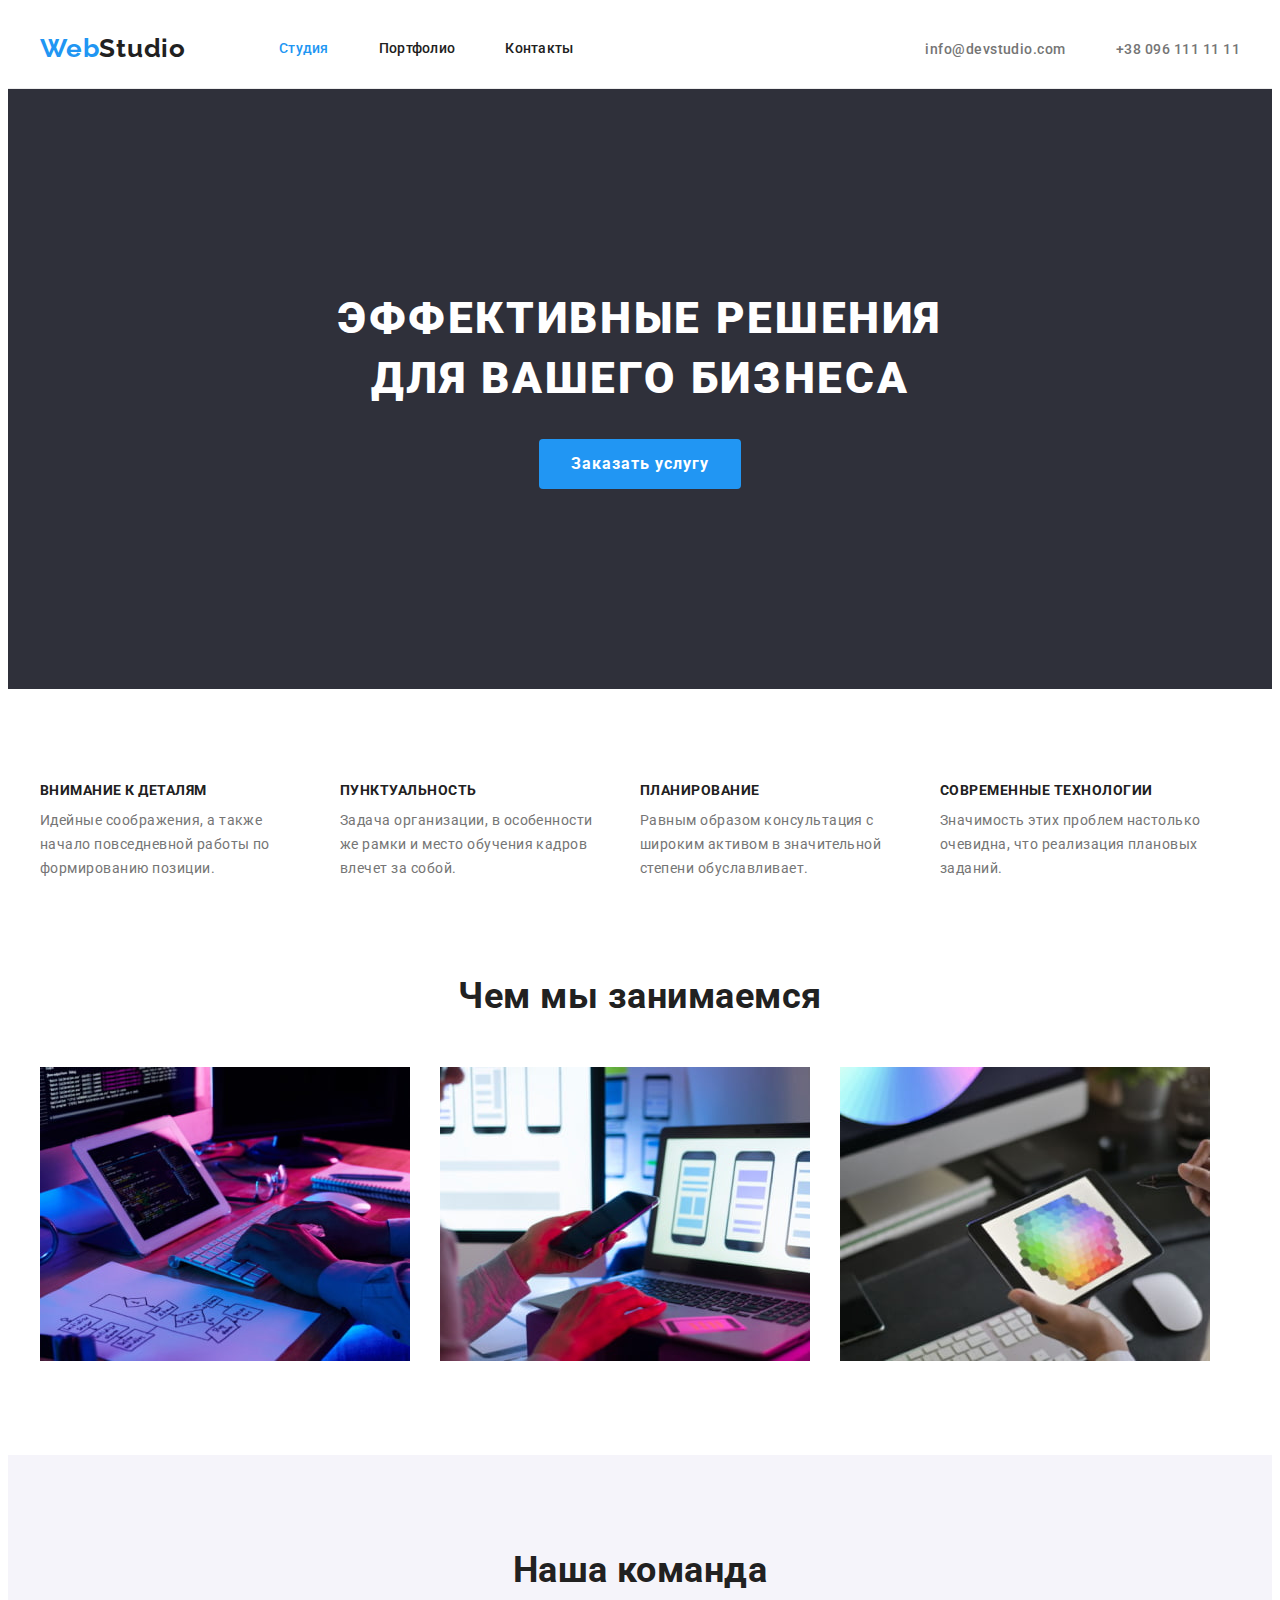
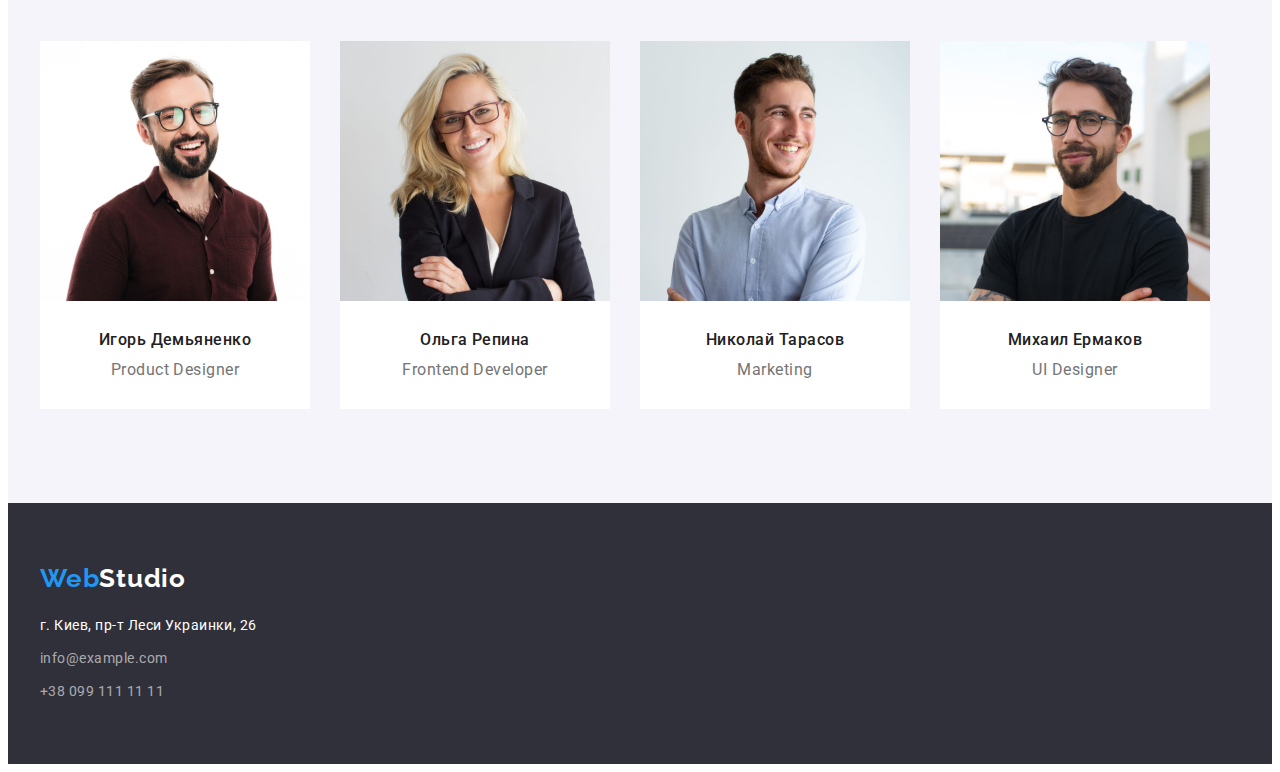
<file: index.html>
<!DOCTYPE html>
<html lang="ru">

<head>

   <meta charset="UTF-8">
   <meta http-equiv="X-UA-Compatible" content="IE=edge">
   <meta name="viewport" content="width=device-width, initial-scale=1.0">
   <title>Document</title>
   <link rel="preconnect" href="https://fonts.googleapis.com">
   <link rel="preconnect" href="https://fonts.gstatic.com" crossorigin>
   <link
      href="https://fonts.googleapis.com/css2?family=Raleway:wght@700&family=Roboto:wght@400;500;700;900&display=swap"
      rel="stylesheet">
   <link rel="stylesheet" href="https://cdnjs.cloudflare.com/ajax/libs/modern-normalize/1.1.0/modern-normalize.min.css"
      integrity="sha512-wpPYUAdjBVSE4KJnH1VR1HeZfpl1ub8YT/NKx4PuQ5NmX2tKuGu6U/JRp5y+Y8XG2tV+wKQpNHVUX03MfMFn9Q=="
      crossorigin="anonymous" referrerpolicy="no-referrer">
   <link rel="stylesheet" type="text/css" href="./css/styles.css">
</head>

<body class="page">
   <!-- HEADER-studio-sitenav -->
   <header class="page-header">
      <div class="page-header-comtent container">
         <nav class="logo-nav-content">
            <a href="" class="logo">Web<span>Studio</span></a>
            <ul class="site-nav list">
               <li><a href="" class="click current">Студия</a></li>
               <li><a href="./portfolio.html" class="click">Портфолио</a></li>
               <li><a href="" class="click">Контакты</a></li>
            </ul>
         </nav>
         <ul class="auth-nav list">
            <li><a href="mailto:info@devstudio.com" class="click">info@devstudio.com</a></li>
            <li><a href="tel:+380961111111" class="click">+38 096 111 11 11</a></li>
         </ul>
      </div>
   </header>

   <main>
      <!-- hero -->
      <section class="hero">
         <div class="hero-content container">
            <h1 class="hero-title">Эффективные решения<br>
               для вашего бизнеса</h1>
            <button type="button">Заказать услугу</button>
         </div>
      </section>
      <!-- declaration -->

      <section class="declaration section">
         <div class="declaration-text container">
            <ul class="declaration-list list">
               <li>
                  <h3>Внимание к деталям</h3>
                  <p>Идейные соображения, а также начало повседневной работы по формированию позиции.</p>
               </li>
               <li>
                  <h3>Пунктуальность</h3>
                  <p>Задача организации, в особенности же рамки и место обучения кадров влечет за собой.</p>
               </li>
               <li>
                  <h3>Планирование</h3>
                  <p>Равным образом консультация с широким активом в значительной степени обуславливает.</p>
               </li>
               <li>
                  <h3>Современные технологии</h3>
                  <p>Значимость этих проблем настолько очевидна, что реализация плановых заданий.</p>
               </li>
            </ul>
         </div>

      </section>
      <!-- work -->
      <section class="work section">
         <div class="work-content container">
            <h2 class="work-title">Чем мы занимаемся</h2>
            <ul class="work-images list">
               <li>
                  <img src="./images/box-1.jpg" alt="человек использует настольный ПК" width="370" height="294">
               </li>
               <li>
                  <img src="./images/box-2.jpg" alt="человек использует смартфон" width="370" height="294">
               </li>
               <li>
                  <img src="./images/box-3.jpg" alt="человек работает на планшете" width="370" height="294">
               </li>
            </ul>
         </div>

      </section>

      <!-- our team -->
      <section class="our-team section">
         <div class="our-team-content container">
            <h2 class="our-team-title">Наша команда</h2>
            <ul class="team-img list">
               <li>
                  <img src="./images/i.demjnenko.jpg" alt="личное фото-игорь демьяненко" width="270" height="260">
                  <div class="team-img-text">
                     <h3>Игорь Демьяненко</h3>
                     <p lang="en">Product Designer</p>
                  </div>
               </li>
               <li>
                  <img src="./images/o.repina.jpg" alt="личное фото-ольга репина" width="270" height="260">
                  <div class="team-img-text">
                     <h3>Ольга Репина</h3>
                     <p lang="en">Frontend Developer</p>
                  </div>
               </li>
               <li>
                  <img src="./images/n.tarasov.jpg" alt="личное фото-николай тарасов" width="270" height="260">
                  <div class="team-img-text">
                     <h3>Николай Тарасов</h3>
                     <p lang="en">Marketing</p>
                  </div>
               </li>
               <li>
                  <img src="./images/m.ermakov.jpg" alt="личное фото-михаил ермаков" width="270" height="260">
                  <div class="team-img-text">
                     <h3>Михаил Ермаков</h3>
                     <p lang="en">UI Designer</p>
                  </div>
               </li>
            </ul>
         </div>

      </section>
   </main>
   <!-- footer -->
   <footer>
      <div class="fotor-content container">
         <a href="" class="logo-footer">Web<span>Studio</span></a>
         <address class="adress-footer">
            <ul class="contact-footer list">
               <li><a href="https://www.google.com.ua/maps/search/%D0%B3.+%D0%9A%D0%B8%D0%B5%D0%B2,+%D0%BF%D1%80-%D1%82+%D0%9B%D0%B5%D1%81%D0%B8+%D0%A3%D0%BA%D1%80%D0%B0%D0%B8%D0%BD%D0%BA%D0%B8,+26/@50.4262396,30.5361652,17.26z?hl=ru"
                     class="address-map" target="_blank" rel="noreferrer noopener">г. Киев, пр-т Леси Украинки,
                     26</a></li>
               <li><a href="mailto:info@example.com" class="click">info@example.com</a></li>
               <li><a href="tel:+380991111111" class="click">+38 099 111 11 11</a></li>
            </ul>
         </address>
      </div>
   </footer>
</body>


</html>
</file>
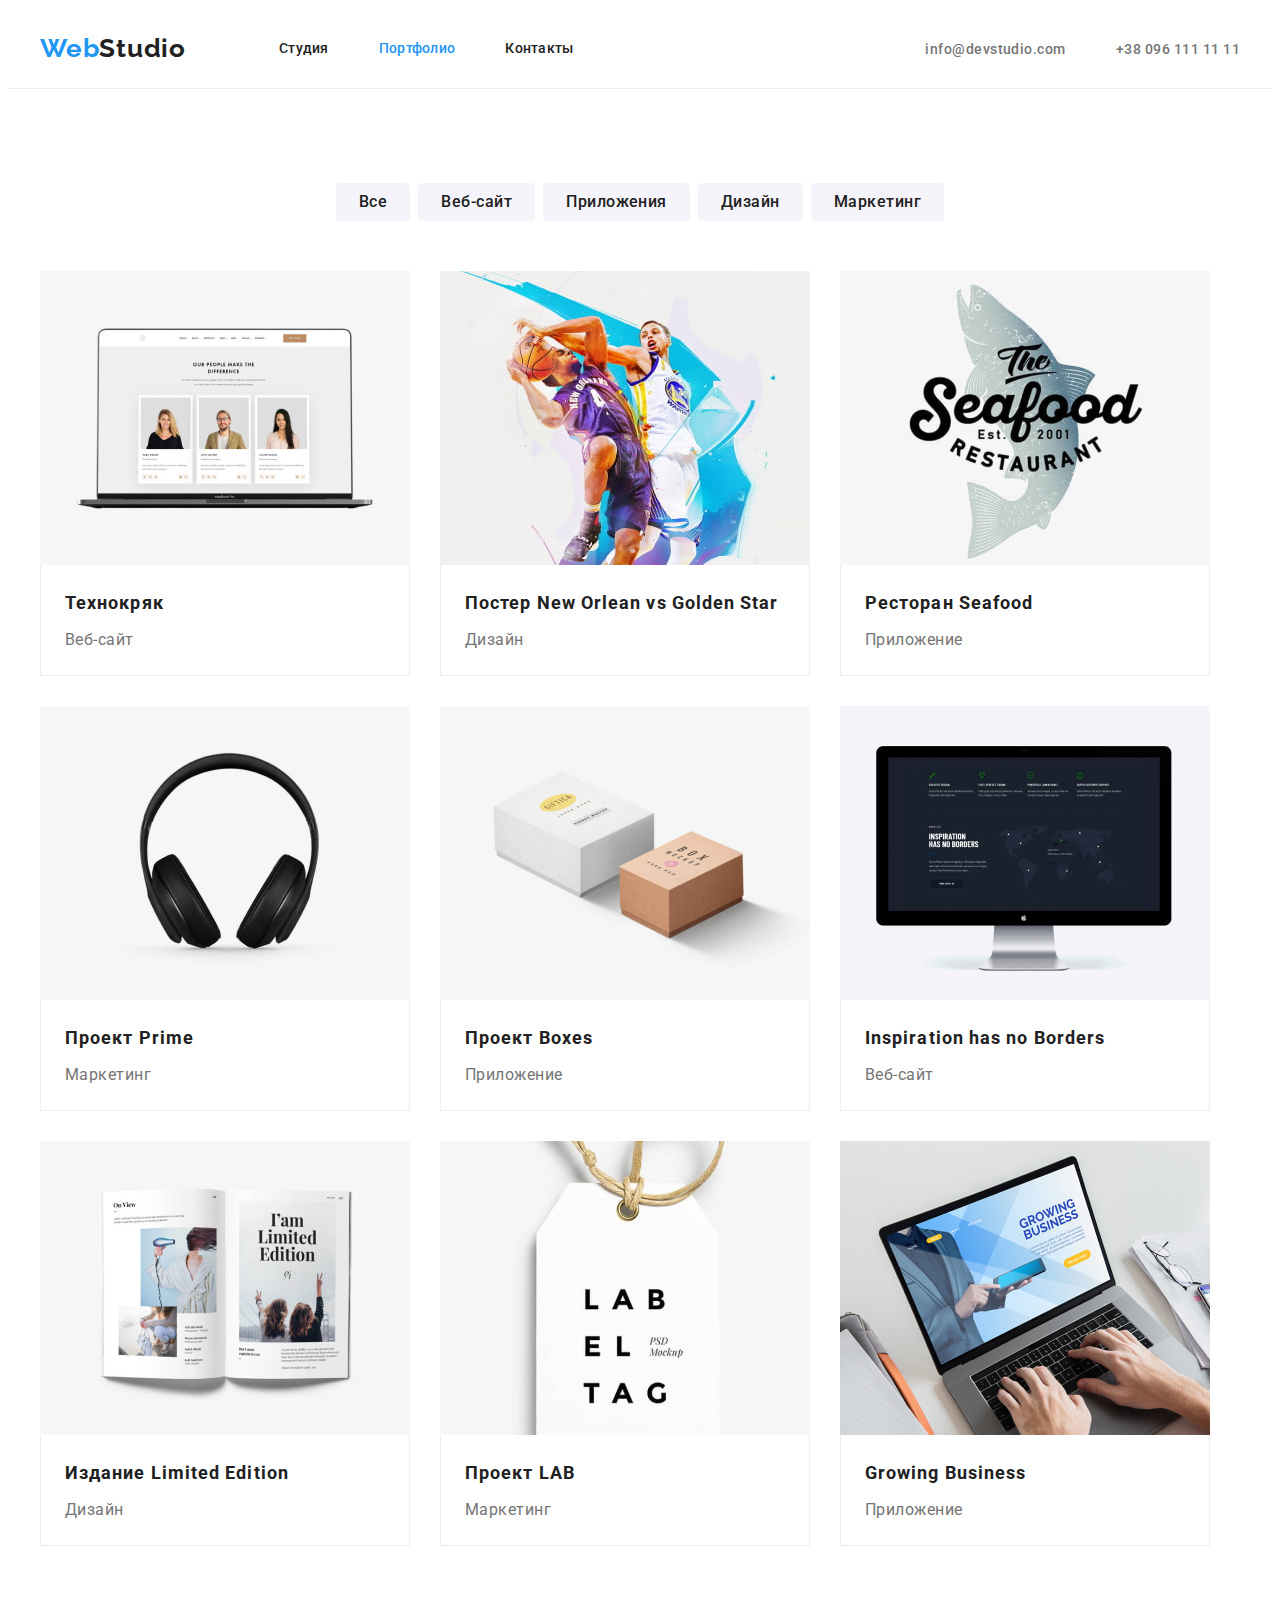
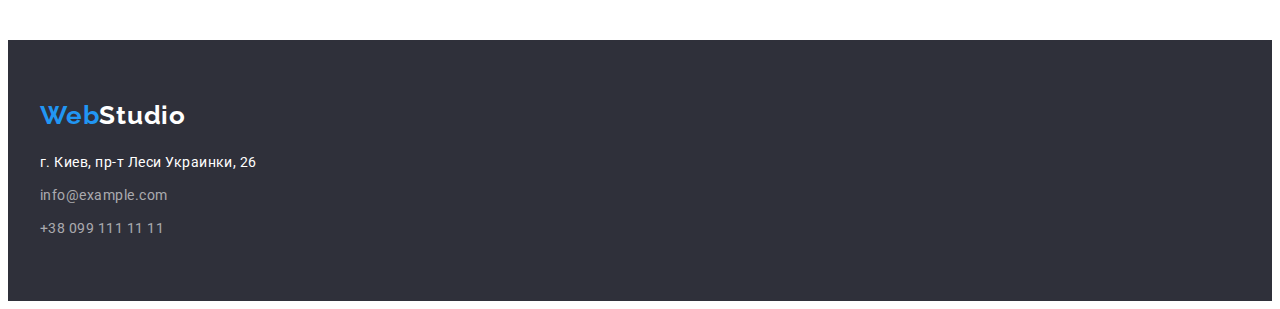
<file: portfolio.html>
<!DOCTYPE html>
<html lang="ru">

<head>
   <meta charset="UTF-8">
   <meta http-equiv="X-UA-Compatible" content="IE=edge">
   <meta name="viewport" content="width=device-width, initial-scale=1.0">
   <title>Document</title>
   <link rel="preconnect" href="https://fonts.googleapis.com">
   <link rel="preconnect" href="https://fonts.gstatic.com" crossorigin>
   <link
      href="https://fonts.googleapis.com/css2?family=Raleway:wght@700&family=Roboto:wght@400;500;700;900&display=swap"
      rel="stylesheet">
   <link rel="stylesheet" href="https://cdnjs.cloudflare.com/ajax/libs/modern-normalize/1.1.0/modern-normalize.min.css"
      integrity="sha512-wpPYUAdjBVSE4KJnH1VR1HeZfpl1ub8YT/NKx4PuQ5NmX2tKuGu6U/JRp5y+Y8XG2tV+wKQpNHVUX03MfMFn9Q=="
      crossorigin="anonymous" referrerpolicy="no-referrer">
   <link rel="stylesheet" type="text/css" href="./css/styles.css">
</head>

<body class="page">
   <!-- HEADER-studio-sitenav -->
   <header class="page-header">
      <div class="page-header-comtent container">
         <nav class="logo-nav-content">
            <a href="" class="logo">Web<span>Studio</span></a>
            <ul class="site-nav list">
               <li><a href="./index.html" class="click">Студия</a></li>
               <li><a href="" class="click current">Портфолио</a></li>
               <li><a href="" class="click">Контакты</a></li>
            </ul>
         </nav>
         <ul class="auth-nav list">
            <li><a href="mailto:info@devstudio.com" class="click">info@devstudio.com</a></li>
            <li><a href="tel:+380961111111" class="click">+38 096 111 11 11</a></li>
         </ul>
      </div>
   </header>
   <!-- portfolio -->
   <main>
      <section class="portfolio section">
         <div class="portfolio-content container">
            <!--скрытый заголовок <h1>Портфолио</h1> -->
            <h1 class="visually-hidden">Портфолио</h1>
            <!-- button-menu -->
            <ul class="portfolio-menu list">
               <li>
                  <button type="button" class="button-menu old-menu">Все</button>
               </li>
               <li>
                  <button type="button" class="button-menu web-menu">Веб-сайт</button>
               </li>
               <li>
                  <button type="button" class="button-menu applic-menu">Приложения</button>
               </li>
               <li>
                  <button type="button" class="button-menu desing-menu">Дизайн</button>
               </li>
               <li>
                  <button type="button" class="button-menu market-menu">Маркетинг</button>
               </li>
            </ul>
            <!-- portfolio-list -->
            <div class="portfolio-flex">
               <ul class="portfolio-site list">
                  <li class="flex-elements">
                     <a href="">
                        <img src="./images/технокряк.jpg" alt="изображение монитора с сайтом" width="370" height="294">
                        <div class="flex-elements-text">
                           <h3>Технокряк</h3>
                           <p>Веб-сайт</p>
                        </div>
                     </a>
                  </li>
                  <li class="flex-elements">
                     <a href="">
                        <img src="./images/постер.jpg" alt="два игрока играют в баскетбол" width="370" height="294">
                        <div class="flex-elements-text">
                           <h3>Постер <span lang="en">New Orlean vs Golden Star</span></h3>
                           <p>Дизайн</p>
                        </div>
                     </a>
                  </li>
                  <li class="flex-elements">
                     <a href="">
                        <img src="./images/ресторан.jpg" alt="логотип ресторана" width="370" height="294">
                        <div class="flex-elements-text">
                           <h3>Ресторан Seafood</h3>
                           <p>Приложение</p>
                        </div>
                     </a>
                  </li>
                  <li class="flex-elements">
                     <a href="">
                        <img src="./images/проект-прайм.jpg" alt="изображение наушников" width="370" height="294">
                        <div class="flex-elements-text">
                           <h3>Проект Prime</h3>
                           <p>Маркетинг</p>
                        </div>
                     </a>
                  </li>
                  <li class="flex-elements">
                     <a href="">
                        <img src="./images/проект-боксез.jpg" alt="изображение двух коробок" width="370" height="294">
                        <div class="flex-elements-text">
                           <h3>Проект Boxes</h3>
                           <p>Приложение</p>
                        </div>
                     </a>
                  </li>
                  <li class="flex-elements">
                     <a href="">
                        <img src="./images/инспирейшн.jpg" alt="изображение монитора с сайтом" width="370" height="294">
                        <div class="flex-elements-text">
                           <h3 lang="en">Inspiration has no Borders</h3>
                           <p>Веб-сайт</p>
                        </div>
                     </a>
                  </li>
                  <li class="flex-elements">
                     <a href="">
                        <img src="./images/издание.jpg" alt="раскрытый журнал" width="370" height="294">
                        <div class="flex-elements-text">
                           <h3>Издание Limited Edition</h3>
                           <p>Дизайн</p>
                        </div>
                     </a>
                  </li>
                  <li class="flex-elements">
                     <a href="">
                        <img src="./images/проект-лаб.jpg" alt="изображение бейджа" width="370" height="294">
                        <div class="flex-elements-text">
                           <h3>Проект LAB</h3>
                           <p>Маркетинг</p>
                        </div>
                     </a>
                  </li>
                  <li class="flex-elements">
                     <a href="">
                        <img src="./images/браунинг.jpg" alt="человек работает на ноутбуке" width="370" height="294">
                        <div class="flex-elements-text">
                           <h3 lang="en">Growing Business</h3>
                           <p>Приложение</p>
                        </div>
                     </a>
                  </li>
               </ul>
            </div>
         </div>
      </section>
   </main>
   <footer>
      <div class="fotor-content container">
         <a href="" class="logo-footer">Web<span>Studio</span></a>
         <address class="adress-footer">
            <ul class="contact-footer list">
               <li><a href="https://www.google.com.ua/maps/search/%D0%B3.+%D0%9A%D0%B8%D0%B5%D0%B2,+%D0%BF%D1%80-%D1%82+%D0%9B%D0%B5%D1%81%D0%B8+%D0%A3%D0%BA%D1%80%D0%B0%D0%B8%D0%BD%D0%BA%D0%B8,+26/@50.4262396,30.5361652,17.26z?hl=ru"
                     class="address-map" target="_blank" rel="noreferrer noopener">г. Киев, пр-т Леси Украинки,
                     26</a></li>
               <li><a href="mailto:info@example.com" class="click">info@example.com</a></li>
               <li><a href="tel:+380991111111" class="click">+38 099 111 11 11</a></li>
            </ul>
         </address>
      </div>
   </footer>
</body>

</html>
</file>
<file: css/styles.css>
:root {
   --primary-text-color: #757575;
   --title-text-color: #212121;
   --accent-color: #FFFFFF;
   --logo-color: #2196F3;
   --body-background-color: #FFFFFF;
   --logo-background-color: #2196F3;
   --section-background: #2F303A;
   --button-back-color: #F5F4FA;
   --accent-footer-color: #FFFFFF99;
   --logo-background-click: #188CE8;
}

/* -------переменные----------- */
/* основной цвет color: #757575; */
/* вторичный цвет color: #212121; */
/* цвет прозрачный color: rgba(255, 255, 255, 0.6); */
/* белый цвет color: #FFFFFF; */
/* цвет лого color: #2196F3; */
/* черный цвет  color: #000000;*/

/* Обнуление margin и padding*/
h1,
h2,
h3,
h4,
h5,
h6,
p,
ul {
   margin: 0px;
   padding: 0px;
}

/* ----------BODY------------- */
body {
   background-color: var(--body-background-color);
   color: var(--primary-text-color);
   font-family: Roboto, sans-serif;
   font-weight: 400;
   letter-spacing: 0.03em;
}

/* outline: 2px solid tomato; */

.container {
   margin-left: auto;
   margin-right: auto;
   width: 1200px;
   padding-left: 15px;
   padding-right: 15px;
}

.section {
   padding-top: 94px;
   padding-bottom: 94px;
}

.list {
   list-style: none;
}

a {
   text-decoration: none;
}

img {
   display: block;
}

/*------------HEADER----------- */
/* -----------studio----------- */
.page-header {
   border-bottom: 1px solid #ECECEC
}

.page-header-comtent {
   display: flex;
}

.logo {
   color: var(--logo-color);
   font-family: Raleway, sans-serif;
   font-weight: 700;
   font-size: 26px;
   line-height: 1.19;
   letter-spacing: 0.03em;
}

.logo span {
   color: var(--title-text-color);
}

.logo-nav-content {
   display: flex;
   align-items: center;
}

/*------------ Sitenav---------- */
.site-nav {
   display: flex;
   margin-left: 93px;
}

.site-nav a {
   display: block;
   padding-top: 32px;
   padding-bottom: 32px;
}

.site-nav li:not(:last-child) {
   margin-right: 50px;
}

.site-nav .click {
   color: var(--title-text-color);
   font-weight: 500;
   font-size: 14px;
   line-height: 1.17;
   letter-spacing: 0.02em;
}

.site-nav .click:hover,
.site-nav .click:focus {
   color: var(--logo-color);
}

.site-nav .click.current {
   color: var(--logo-color);
}

.auth-nav {
   display: flex;
   align-items: center;
   margin-left: auto;
}


.auth-nav li:not(:last-child) {
   margin-right: 50px;
}

.auth-nav .click {
   color: var(--primary-text-color);
   font-weight: 500;
   font-size: 14px;
   line-height: 1.17;
}

.auth-nav .click:hover,
.auth-nav .click:focus {
   color: var(--logo-color);
}

/* --------------hero------------- */
.hero {
   background-color: var(--section-background);
   text-align: center;
   padding-top: 200px;
   padding-bottom: 200px;
}

.hero-title {
   color: var(--accent-color);
   font-weight: 900;
   font-size: 44px;
   line-height: 1.36;
   letter-spacing: 0.06em;
   text-transform: uppercase;
   margin-bottom: 30px;
}

button {
   font-family: inherit;
   cursor: pointer;
   font-size: 16px;
   border: 1px solid transparent;
}


.hero button {
   background-color: var(--logo-background-color);
   color: var(--accent-color);
   font-weight: 700;
   border-radius: 4px;
   line-height: 1.87;
   letter-spacing: 0.06em;
   height: 50px;
   min-width: 200px;
   padding-left: 31px;
   padding-right: 31px;
}

.hero button:hover,
.hero button:focus {
   background-color: var(--logo-background-click);
}

/*------------ declaration--------- */

.declaration {
   padding-bottom: 0px;
}

.declaration-list {
   display: flex;
}

.declaration-list li {
   width: 270px;
}

.declaration-list li:not(:last-child) {
   margin-right: 30px;
}

.declaration-list h3 {
   color: var(--title-text-color);
   font-size: 14px;
   font-weight: 700;
   line-height: 1.14;
   text-transform: uppercase;
   margin-bottom: 10px;
}

.declaration-list p {
   color: var(--primary-text-color);
   font-size: 14px;
   line-height: 1.71;
}

/*------------ work--------------- */


.work-title {
   margin-bottom: 50px;
}

.work-images {
   display: flex;

}

.work-images li {
   width: 370px;
}

.work-images li:not(:last-child) {
   margin-right: 30px;
}

.work-title,
.our-team-title {
   color: var(--title-text-color);
   font-size: 36px;
   font-weight: 700;
   line-height: 1.17;
   text-align: center;
}

/*------------our team-------------- */
.our-team {
   background-color: var(--button-back-color);
}

.our-team-title {
   margin-bottom: 50px;
}

.team-img {
   display: flex;
}

.team-img li {
   background-color: var(--body-background-color);
   text-align: center;
   width: 270px;
}

.team-img li:not(:last-child) {
   margin-right: 30px;
}

.team-img-text {
   padding-top: 30px;
   padding-bottom: 30px;
}

.team-img h3 {
   color: var(--title-text-color);
   font-size: 16px;
   font-weight: 500;
   line-height: 1.17;
   margin-bottom: 10px;
}



.team-img p {
   font-size: 16px;
   line-height: 1.19;
}

/* ---------------footer------------ */
footer {
   background-color: var(--section-background);
}

.fotor-content {
   padding-top: 60px;
   padding-left: 15px;
   padding-bottom: 60px;
}

.logo-footer {
   color: var(--logo-color);
   font-family: Raleway, sans-serif;
   font-size: 26px;
   font-weight: 700;
   line-height: 1.19;
   letter-spacing: 0.03em;
}

.logo-footer span {
   color: var(--accent-color);
}

.adress-footer {
   color: var(--accent-color);
   font-size: 14px;
   font-style: normal;
   line-height: 1.71;
   margin-top: 20px;
}

.address-map {
   color: var(--accent-color);
}

.address-map:hover,
.address-map:focus {
   color: var(--logo-color);
}

.contact-footer li:not(:last-child) {
   margin-bottom: 9px;
}

.contact-footer .click {
   color: var(--accent-footer-color);
}

.contact-footer .click:hover,
.contact-footer .click:focus {
   color: var(--logo-color);
}

/*---------- portfolio----------- */
/*--- скрытый заголовок <h1>Портфолио</h1>--- */
.visually-hidden {
   position: absolute;
   width: 1px;
   height: 1px;
   margin: -1px;
   border: 0;
   padding: 0;
   clip: rect(0 0 0 0);
   overflow: hidden;
}



.portfolio-menu {
   display: flex;
   justify-content: center;
   margin-bottom: 50px;
}

.portfolio-menu li:not(:last-child) {
   margin-right: 8px;
}

/* -------button-menu------------- */

.button-menu {
   color: var(--title-text-color);
   background-color: var(--button-back-color);
   font-weight: 500;
   line-height: 1.62;
   letter-spacing: 0.03em;
   text-align: center;
   border-radius: 4px;
   padding-left: 22px;
   padding-right: 22px;
}

.button-menu:hover,
.button-menu:focus {
   background-color: var(--logo-color);
   color: var(--accent-color);
}

.old-menu {
   min-width: 73px;
   height: 38px;
}

.web-menu {
   min-width: 73px;
   height: 38px;
}

.applic-menu {
   min-width: 73px;
   height: 38px;
}

.desing-menu {
   min-width: 73px;
   height: 38px;
}

.market-menu {
   min-width: 73px;
   height: 38px;
}



/* --------portfolio-list-------- */


.portfolio-site {
   display: flex;
   flex-wrap: wrap;
   padding-top: 0px;
}

.portfolio-flex {
   padding-top: 0px;
}

.portfolio-site h3 {
   color: var(--title-text-color);
   font-size: 18px;
   font-weight: 700;
   line-height: 2;
   letter-spacing: 0.06em;
}

.portfolio-site p {
   color: var(--primary-text-color);
   font-size: 16px;
   line-height: 1.87;
}

.flex-elements img {
   width: 370px;
}

.flex-elements {
   margin-right: 30px;
   margin-bottom: 30px;
}

.flex-elements-text {
   padding-top: 20px;
   padding-left: 24px;
   padding-bottom: 20px;
   border-left: 1px solid #EEEEEE;
   border-right: 1px solid #EEEEEE;
   border-bottom: 1px solid #EEEEEE;
}

.flex-elements h3 {
   margin-bottom: 4px;
}

.flex-elements:nth-child(3n) {
   margin-right: 0px;
}

.flex-elements:nth-last-child(-n+3) {
   margin-bottom: 0px;
}
</file>
